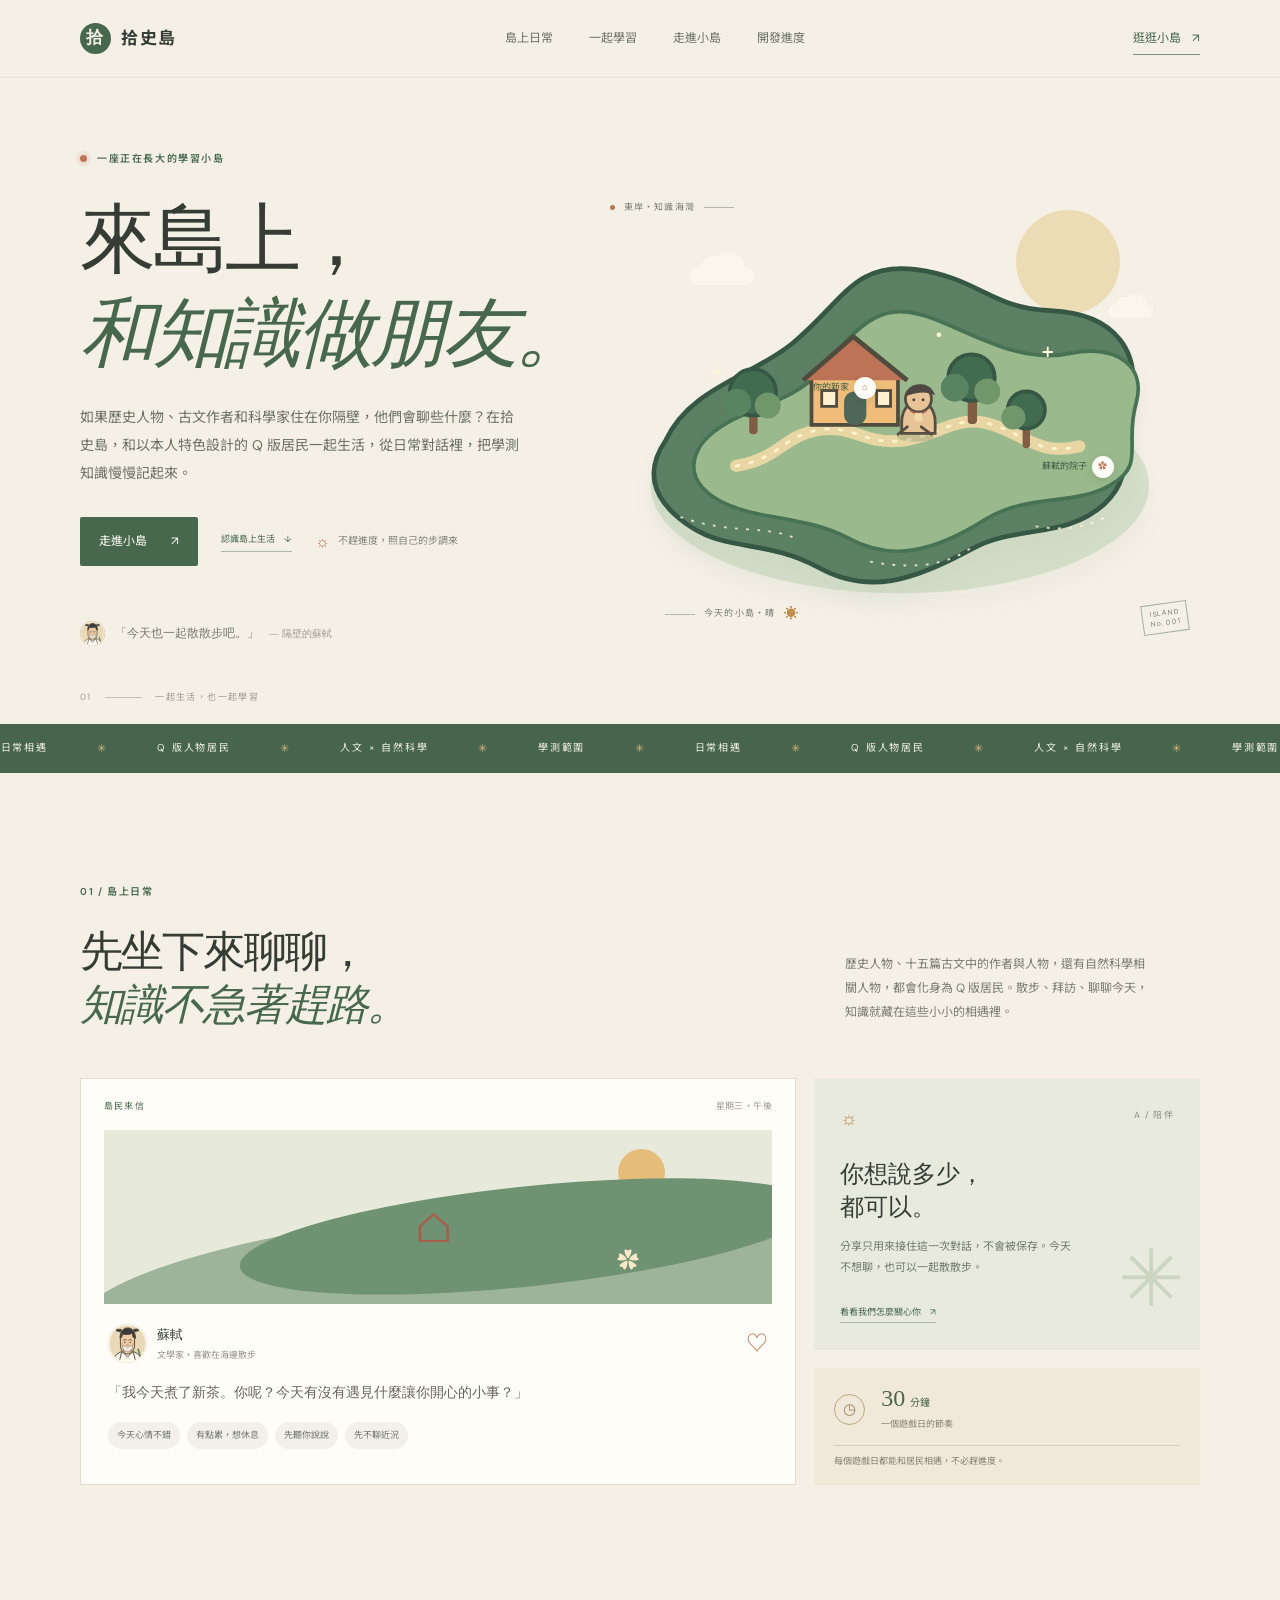
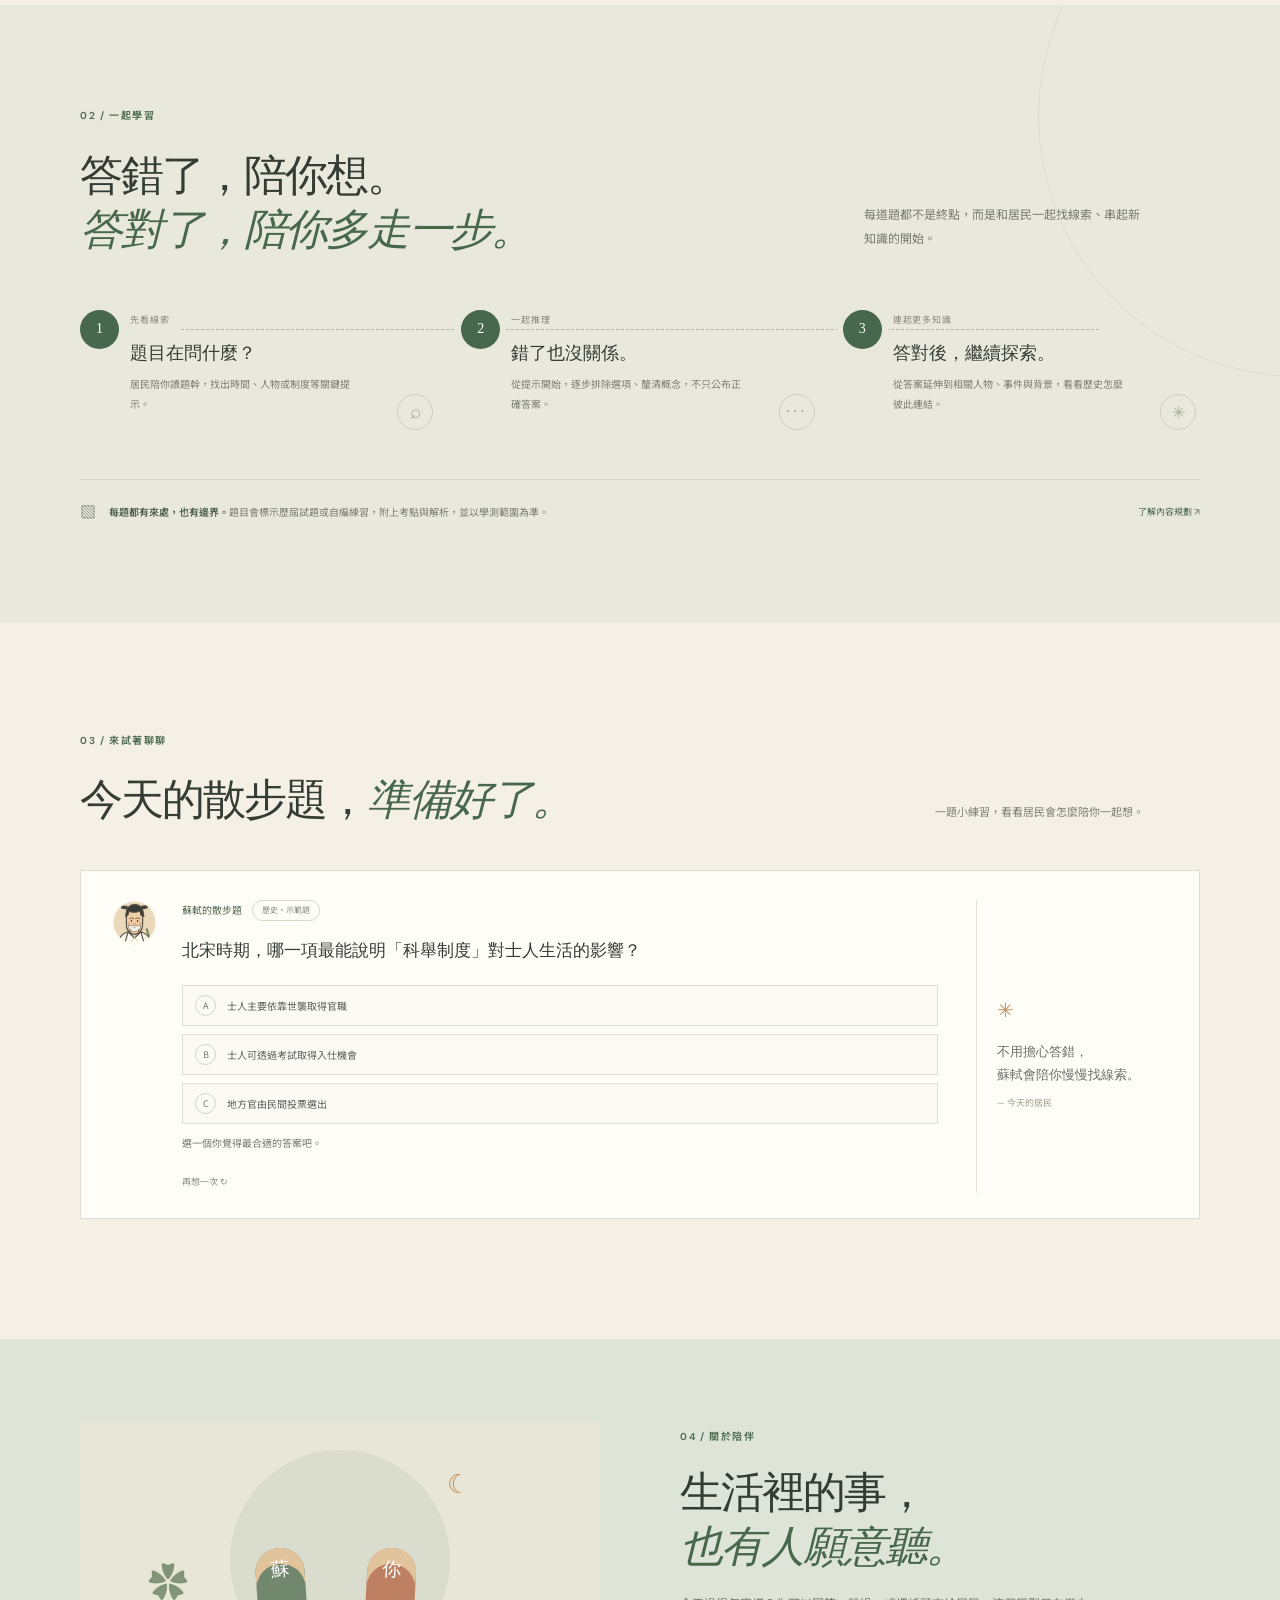
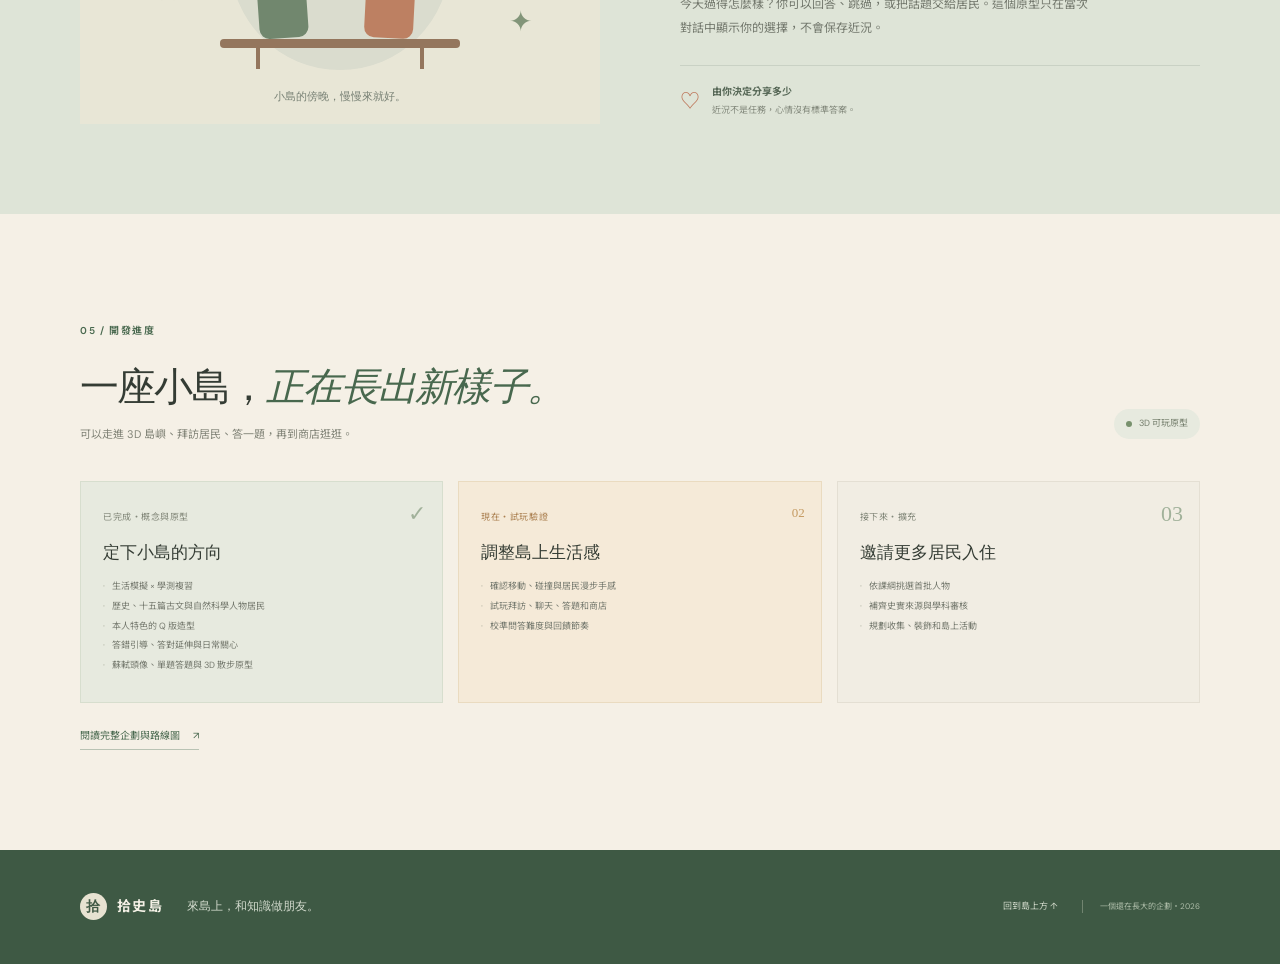
<file: index.html>
<!doctype html>
<html lang="zh-Hant">
  <head>
    <meta charset="utf-8" />
    <meta name="viewport" content="width=device-width, initial-scale=1" />
    <meta name="theme-color" content="#f5f0e6" />
    <meta name="description" content="一座和 Q 版學測人物一起生活、從聊天中學習人文與自然科學的島。" />
    <title>拾史島｜來島上，和歷史做朋友</title>
    <link rel="preconnect" href="https://fonts.googleapis.com" />
    <link rel="preconnect" href="https://fonts.gstatic.com" crossorigin />
    <link href="https://fonts.googleapis.com/css2?family=DM+Sans:wght@400;500;600;700&family=Noto+Sans+TC:wght@400;500;600;700;800&display=swap" rel="stylesheet" />
    <link rel="stylesheet" href="styles.css" />
    <script src="question-data.js" defer></script>
    <script src="script.js" defer></script>
  </head>
  <body>
    <header class="topbar">
      <a class="brand" href="#top" aria-label="拾史島首頁"><span class="brand-mark">拾</span><span>拾史島</span></a>
      <nav aria-label="主要導覽">
        <a href="#island">島上日常</a>
        <a href="#learn">一起學習</a>
        <a href="play.html">走進小島</a>
        <a href="#roadmap">開發進度</a>
      </nav>
      <a class="nav-cta" href="#try">逛逛小島 <span aria-hidden="true">↗</span></a>
    </header>

    <main id="top">
      <section class="hero section-wrap">
        <div class="hero-copy">
          <div class="eyebrow"><span class="eyebrow-dot"></span> 一座正在長大的學習小島</div>
          <h1>來島上，<br /><em>和知識做朋友。</em></h1>
          <p class="hero-lede">如果歷史人物、古文作者和科學家住在你隔壁，他們會聊些什麼？在拾史島，和以本人特色設計的 Q 版居民一起生活，從日常對話裡，把學測知識慢慢記起來。</p>
          <div class="hero-actions"><a class="button button-dark" href="play.html">走進小島 <span aria-hidden="true">↗</span></a><a class="text-link" href="#island">認識島上生活 <span aria-hidden="true">↓</span></a><span class="quiet-note"><span class="sun-icon">☼</span> 不趕進度，照自己的步調來</span></div>
          <div class="hero-footnote"><span class="tiny-avatar"><img src="assets/su-shi-chibi.svg" alt="蘇軾的 Q 版造型提案" /></span><span>「今天也一起散散步吧。」</span><span class="footnote-name">— 隔壁的蘇軾</span></div>
        </div>

        <div class="island-art" aria-label="手繪風格的島嶼插畫">
          <div class="art-label label-top"><span class="label-dot"></span> 東岸・知識海灣 <span class="label-line"></span></div>
          <div class="sun-disc"></div><div class="cloud cloud-one"></div><div class="cloud cloud-two"></div>
          <svg class="island-svg" viewBox="0 0 620 500" role="img" aria-label="綠意環繞的小島，島上有小屋、樹木和居民">
            <ellipse cx="318" cy="337" rx="268" ry="116" fill="#b5ccae" opacity=".48"/>
            <path d="M66 289c27-58 94-69 138-106 54-45 65-87 132-78 67 9 80 42 144 44 70 3 100 45 85 103-13 49 7 73-27 105-42 38-94 22-142 48-64 35-112 50-166 20-53-29-96-17-136-43-37-24-54-55-28-93Z" fill="#5c8064" stroke="#355743" stroke-width="5"/>
            <path d="M105 292c30-38 93-38 126-77 48-57 69-78 124-57 48 19 94 48 146 37 46-10 83 11 71 54-13 45 11 66-28 88-38 22-90 9-133 36-57 36-102 46-148 21-45-24-95-20-132-37-33-16-44-38-26-65Z" fill="#9ab98d" stroke="#477253" stroke-width="4"/>
            <path d="M142 316c48-8 50-33 91-39 34-5 47 16 86 12 38-4 57-27 92-19 39 9 53 36 100 25" fill="none" stroke="#e8d6a4" stroke-width="13" stroke-linecap="round"/>
            <path d="M142 316c48-8 50-33 91-39 34-5 47 16 86 12 38-4 57-27 92-19 39 9 53 36 100 25" fill="none" stroke="#fff3cc" stroke-width="3" stroke-dasharray="3 12" stroke-linecap="round"/>
            <g class="house"><path d="m223 223 45-38 48 38v49h-93Z" fill="#f0bd7b" stroke="#4f4b3d" stroke-width="4"/><path d="m214 224 54-47 58 47" fill="#bd7356" stroke="#4f4b3d" stroke-width="5" stroke-linejoin="round"/><rect x="258" y="236" width="24" height="36" rx="11" fill="#506758"/><rect x="234" y="235" width="16" height="17" fill="#fff1cf" stroke="#4f4b3d" stroke-width="3"/><rect x="293" y="235" width="15" height="17" fill="#fff1cf" stroke="#4f4b3d" stroke-width="3"/></g>
            <g class="tree"><rect x="156" y="247" width="9" height="35" rx="4" fill="#815d44"/><circle cx="160" cy="237" r="25" fill="#426c50" stroke="#355743" stroke-width="4"/><circle cx="143" cy="248" r="15" fill="#598461"/><circle cx="176" cy="251" r="14" fill="#72966b"/></g>
            <g class="tree"><rect x="391" y="233" width="10" height="38" rx="4" fill="#815d44"/><circle cx="395" cy="221" r="25" fill="#426c50" stroke="#355743" stroke-width="4"/><circle cx="377" cy="232" r="15" fill="#598461"/><circle cx="412" cy="236" r="14" fill="#72966b"/></g>
            <g class="tree"><rect x="450" y="266" width="8" height="31" rx="4" fill="#815d44"/><circle cx="454" cy="256" r="20" fill="#426c50" stroke="#355743" stroke-width="4"/><circle cx="440" cy="264" r="13" fill="#72966b"/></g>
            <g class="resident"><ellipse cx="335" cy="285" rx="20" ry="5" fill="#375741" opacity=".2"/><path d="M320 269c0-13 8-23 18-23s18 10 18 23v12h-36Z" fill="#e8c397" stroke="#564e43" stroke-width="3"/><circle cx="338" cy="244" r="14" fill="#e8c397" stroke="#564e43" stroke-width="3"/><path d="M324 241c2-13 25-20 32-1-10-5-20-3-32 1Z" fill="#4d4841"/><circle cx="333" cy="245" r="1.5" fill="#3c3834"/><circle cx="343" cy="245" r="1.5" fill="#3c3834"/><path d="M330 257q8 6 16 0" fill="none" stroke="#a86655" stroke-width="2" stroke-linecap="round"/><path d="M326 274 316 282m25-8 11 8" stroke="#564e43" stroke-width="3" stroke-linecap="round"/><path d="M334 268v-9h8v9" fill="#f1d9a6"/></g>
            <g class="sparkle" fill="#fff6d9"><path d="M122 209v13m-6.5-6.5h13" stroke="#fff6d9" stroke-width="2"/><path d="M477 188v11m-5.5-5.5h11" stroke="#fff6d9" stroke-width="2"/><circle cx="360" cy="175" r="2.5"/></g>
            <path d="M82 371c54 19 89 8 124 23m80 25c56 10 88 1 113-18m65-20c31 5 54 1 75-10" fill="none" stroke="#fff7e5" stroke-width="2" stroke-dasharray="3 9" opacity=".8"/>
          </svg>
          <div class="map-pin pin-one"><span>你的新家</span><i>⌂</i></div><div class="map-pin pin-two"><span>蘇軾的院子</span><i>✿</i></div>
          <div class="art-label label-bottom"><span class="label-line"></span> 今天的小島・晴 <span class="weather-icon">☀</span></div>
          <div class="art-stamp">ISLAND<br />No. 001</div>
        </div>
        <div class="hero-index">01 <span></span> 一起生活，也一起學習</div>
      </section>

      <section class="ticker" aria-label="遊戲特色"><div class="ticker-track"><span>日常相遇</span><b>✳</b><span>Q 版人物居民</span><b>✳</b><span>人文 × 自然科學</span><b>✳</b><span>學測範圍</span><b>✳</b><span>日常相遇</span><b>✳</b><span>Q 版人物居民</span><b>✳</b><span>人文 × 自然科學</span><b>✳</b><span>學測範圍</span></div></section>

      <section id="island" class="section-wrap daily-section">
        <div class="section-kicker">01 / 島上日常</div>
        <div class="section-heading"><h2>先坐下來聊聊，<br /><em>知識不急著趕路。</em></h2><p>歷史人物、十五篇古文中的作者與人物，還有自然科學相關人物，都會化身為 Q 版居民。散步、拜訪、聊聊今天，知識就藏在這些小小的相遇裡。</p></div>
        <div class="daily-grid">
          <article class="day-card card-large"><div class="card-topline"><span>島民來信</span><span class="card-date">星期三・午後</span></div><div class="letter-art"><div class="letter-sun"></div><div class="letter-hills"></div><div class="letter-house">⌂</div><div class="letter-flower">✿</div></div><div class="card-content"><div class="resident-label"><span class="portrait portrait-su"><img src="assets/su-shi-chibi.svg" alt="蘇軾的 Q 版造型提案" /></span><span><strong>蘇軾</strong><small>文學家・喜歡在海邊散步</small></span><span class="heart-mark">♡</span></div><p class="daily-dialogue" aria-live="polite">「我今天煮了新茶。你呢？今天有沒有遇見什麼讓你開心的小事？」</p><div class="reply-chips" role="group" aria-label="選擇回應"><button type="button" data-response="happy">今天心情不錯</button><button type="button" data-response="tired">有點累，想休息</button><button type="button" data-response="listen">先聽你說說</button><button type="button" data-response="skip">先不聊近況</button></div></div></article>
          <article class="note-card"><span class="note-icon">☼</span><div class="note-number">A / 陪伴</div><h3>你想說多少，<br />都可以。</h3><p>分享只用來接住這一次對話，不會被保存。今天不想聊，也可以一起散散步。</p><a href="#care" class="text-link">看看我們怎麼關心你 <span>↗</span></a><div class="note-decoration">✳</div></article>
          <article class="mini-stat"><span class="mini-stat-icon">◷</span><div><strong>30<span>分鐘</span></strong><p>一個遊戲日的節奏</p></div><span class="mini-stat-line"></span><small>每個遊戲日都能和居民相遇，不必趕進度。</small></article>
        </div>
      </section>

      <section id="learn" class="learn-section">
        <div class="section-wrap learn-wrap"><div class="section-kicker">02 / 一起學習</div><div class="learn-heading"><h2>答錯了，陪你想。<br /><em>答對了，陪你多走一步。</em></h2><p>每道題都不是終點，而是和居民一起找線索、串起新知識的開始。</p></div>
          <div class="learning-path"><div class="path-line"></div><article class="path-step"><div class="step-count">1</div><div class="step-copy"><span>先看線索</span><h3>題目在問什麼？</h3><p>居民陪你讀題幹，找出時間、人物或制度等關鍵提示。</p></div><div class="step-doodle doodle-search">⌕</div></article><article class="path-step"><div class="step-count">2</div><div class="step-copy"><span>一起推理</span><h3>錯了也沒關係。</h3><p>從提示開始，逐步排除選項、釐清概念，不只公布正確答案。</p></div><div class="step-doodle doodle-thought">···</div></article><article class="path-step"><div class="step-count">3</div><div class="step-copy"><span>連起更多知識</span><h3>答對後，繼續探索。</h3><p>從答案延伸到相關人物、事件與背景，看看歷史怎麼彼此連結。</p></div><div class="step-doodle doodle-star">✳</div></article></div>
          <div class="scope-note"><span>▧</span><p><strong>每題都有來處，也有邊界。</strong>題目會標示歷屆試題或自編練習，附上考點與解析，並以學測範圍為準。</p><a href="#roadmap">了解內容規劃 ↗</a></div>
        </div>
      </section>

      <section id="try" class="section-wrap try-section"><div class="section-kicker">03 / 來試著聊聊</div><div class="try-heading"><h2>今天的散步題，<em>準備好了。</em></h2><p>一題小練習，看看居民會怎麼陪你一起想。</p></div><div class="quiz-shell"><div class="quiz-avatar portrait-su"><img src="assets/su-shi-chibi.svg" alt="蘇軾的 Q 版造型提案" /></div><div class="quiz-main"><div class="quiz-meta"><span>蘇軾的散步題</span><span class="quiz-tag">歷史・示範題</span></div><p class="quiz-question">北宋時期，哪一項最能說明「科舉制度」對士人生活的影響？</p><div class="quiz-options" role="group" aria-label="選擇答案"><button class="quiz-option" data-answer="a"><span>A</span> 士人主要依靠世襲取得官職</button><button class="quiz-option" data-answer="b"><span>B</span> 士人可透過考試取得入仕機會</button><button class="quiz-option" data-answer="c"><span>C</span> 地方官由民間投票選出</button></div><div class="quiz-feedback" aria-live="polite">選一個你覺得最合適的答案吧。</div><button class="show-solution" type="button" aria-expanded="false" hidden>看看完整解題思路 ↗</button><button class="reset-quiz" type="button">再想一次 ↻</button></div><div class="quiz-aside"><span class="aside-sparkle">✳</span><p>不用擔心答錯，<br />蘇軾會陪你慢慢找線索。</p><span class="aside-sign">— 今天的居民</span></div></div></section>

      <section id="care" class="care-section"><div class="section-wrap care-wrap"><div class="care-illustration"><div class="care-circle"></div><span class="care-moon">☾</span><div class="care-person person-one"><span>蘇</span></div><div class="care-person person-two"><span>你</span></div><div class="care-bench"></div><span class="care-leaf leaf-one">✿</span><span class="care-leaf leaf-two">✦</span><div class="care-caption">小島的傍晚，慢慢來就好。</div></div><div class="care-copy"><div class="section-kicker">04 / 關於陪伴</div><h2>生活裡的事，<br /><em>也有人願意聽。</em></h2><p>今天過得怎麼樣？你可以回答、跳過，或把話題交給居民。這個原型只在當次對話中顯示你的選擇，不會保存近況。</p><div class="care-promise"><span>♡</span><div><strong>由你決定分享多少</strong><small>近況不是任務，心情沒有標準答案。</small></div></div></div></div></section>

      <section id="roadmap" class="section-wrap roadmap-section"><div class="section-kicker">05 / 開發進度</div><div class="roadmap-heading"><div><h2>一座小島，<em>正在長出新樣子。</em></h2><p>可以走進 3D 島嶼、拜訪居民、答一題，再到商店逛逛。</p></div><span class="status-pill"><i></i> 3D 可玩原型</span></div><div class="roadmap-grid"><article class="roadmap-card done"><span class="roadmap-status">已完成・概念與原型</span><h3>定下小島的方向</h3><ul><li>生活模擬 × 學測複習</li><li>歷史、十五篇古文與自然科學人物居民</li><li>本人特色的 Q 版造型</li><li>答錯引導、答對延伸與日常關心</li><li>蘇軾頭像、單題答題與 3D 散步原型</li></ul><span class="roadmap-check">✓</span></article><article class="roadmap-card current"><span class="roadmap-status">現在・試玩驗證</span><h3>調整島上生活感</h3><ul><li>確認移動、碰撞與居民漫步手感</li><li>試玩拜訪、聊天、答題和商店</li><li>校準問答難度與回饋節奏</li></ul><span class="roadmap-check">02</span></article><article class="roadmap-card"><span class="roadmap-status">接下來・擴充</span><h3>邀請更多居民入住</h3><ul><li>依課綱挑選首批人物</li><li>補齊史實來源與學科審核</li><li>規劃收集、裝飾和島上活動</li></ul><span class="roadmap-check">03</span></article></div><a class="plan-link" href="knowledge/plan.md">閱讀完整企劃與路線圖 <span>↗</span></a></section>
    </main>

    <footer class="footer"><div class="section-wrap footer-inner"><a class="brand footer-brand" href="#top"><span class="brand-mark">拾</span><span>拾史島</span></a><p>來島上，和知識做朋友。</p><a href="#top" class="back-top">回到島上方 ↑</a><span class="footer-small">一個還在長大的企劃・2026</span></div></footer>
  </body>
</html>
</file>
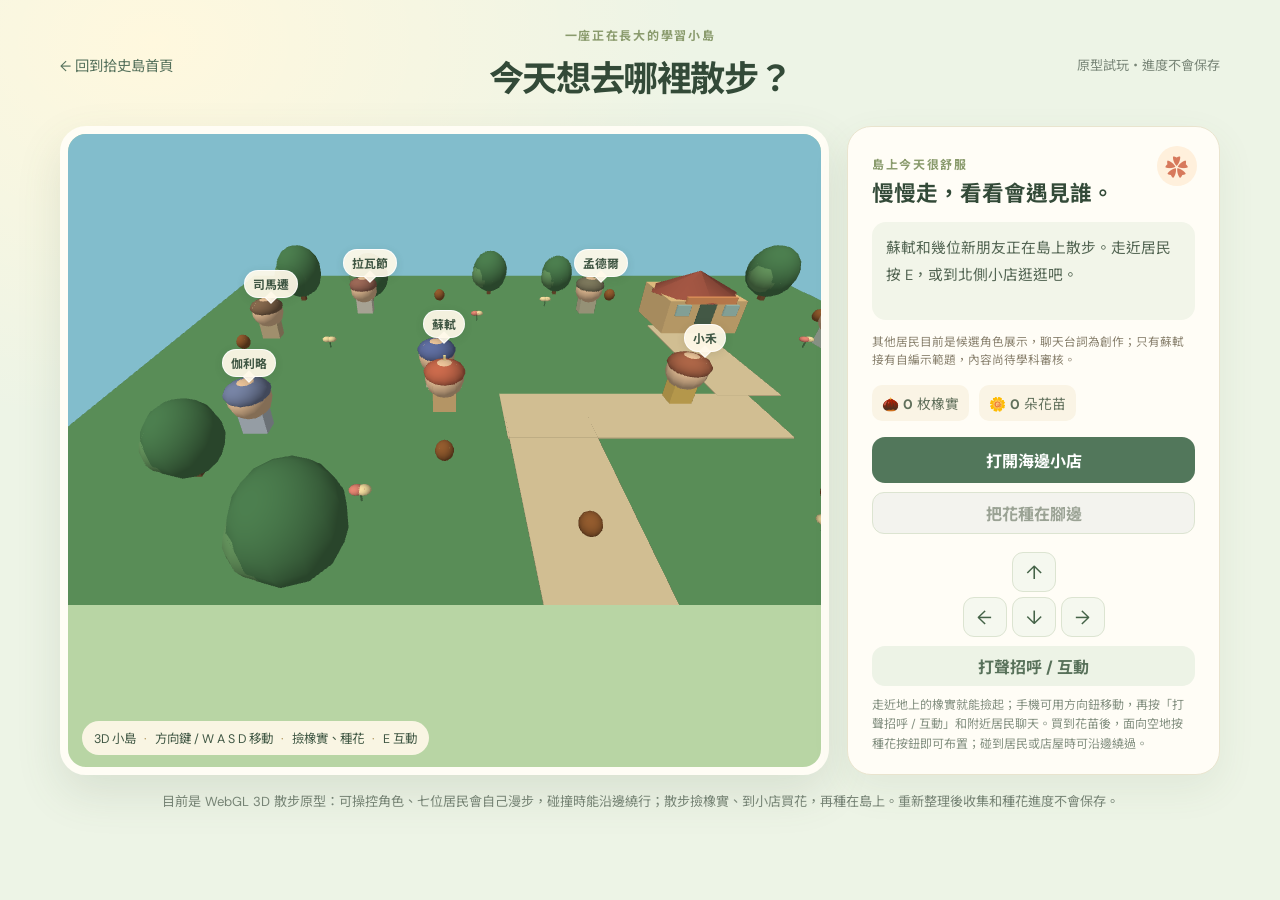
<file: play.html>
<!doctype html>
<html lang="zh-Hant">
  <head>
    <meta charset="utf-8" />
    <meta name="viewport" content="width=device-width, initial-scale=1" />
    <meta name="theme-color" content="#edf4e6" />
    <meta name="description" content="走進拾史島，散步、拜訪居民，再到小店逛逛。" />
    <title>走進小島｜拾史島</title>
    <link rel="stylesheet" href="island-game.css" />
    <script src="question-data.js" defer></script>
    <script src="island-game.js" defer></script>
  </head>
  <body>
    <main class="game-page">
      <header class="game-header">
        <a class="back-link" href="index.html">← 回到拾史島首頁</a>
        <div><p class="eyebrow">一座正在長大的學習小島</p><h1>今天想去哪裡散步？</h1></div>
        <p class="game-note">原型試玩・進度不會保存</p>
      </header>

      <section class="game-layout" aria-label="小島散步遊戲原型">
        <div class="world-frame">
          <canvas id="island" width="800" height="500" tabindex="0" aria-label="3D 小島場景。用方向鍵或 W A S D 移動，碰到居民或商店會停下；走近後按 E 互動。">
            你的瀏覽器目前無法顯示 3D 小島。你仍可以使用下方的商店按鈕。
          </canvas>
          <div id="world-labels" class="world-labels" aria-hidden="true"></div>
          <div class="map-hint" aria-hidden="true">3D 小島 <span>·</span> 方向鍵 / W A S D 移動 <span>·</span> 撿橡實、種花 <span>·</span> E 互動</div>
        </div>
        <aside class="game-panel">
          <div class="resident-stamp" aria-hidden="true">✿</div>
          <p class="panel-kicker">島上今天很舒服</p>
          <h2>慢慢走，看看會遇見誰。</h2>
          <p id="game-message" class="game-message" aria-live="polite">蘇軾和幾位新朋友正在島上散步。走近居民按 E，或到北側小店逛逛吧。</p>
          <p class="prototype-note">其他居民目前是候選角色展示，聊天台詞為創作；只有蘇軾接有自編示範題，內容尚待學科審核。</p>
          <section id="resident-quiz" class="resident-quiz" aria-label="蘇軾的歷史散步題" hidden>
            <div class="quiz-heading"><strong>蘇軾的散步題</strong><span>歷史・自編示範題</span></div>
            <p id="resident-question" class="resident-question"></p>
            <div id="resident-options" class="resident-options" role="group" aria-label="選擇答案"></div>
            <p id="resident-feedback" class="resident-feedback" aria-live="polite">選一個你覺得最合適的答案吧。</p>
            <button id="resident-solution" class="resident-solution" type="button" aria-expanded="false" hidden>看看完整解題思路 ↗</button>
            <div class="quiz-actions"><button id="resident-reset" type="button" hidden>再想一次 ↻</button><button id="resident-close" type="button">先回去散步</button></div>
          </section>
          <div class="game-stats"><span>🌰 <b id="coins">0</b> 枚橡實</span><span>🌼 <b id="flowers">0</b> 朵花苗</span></div>
          <button id="shop-button" class="shop-button" type="button">打開海邊小店</button>
          <div id="shop-items" class="shop-items" hidden>
            <p>店主今天準備了小花種子，每朵 5 枚橡實。</p>
            <button id="buy-flower" type="button">買一朵小花・🌰 5</button>
          </div>
          <button id="plant-flower" class="plant-button" type="button" disabled>把花種在腳邊</button>
          <div class="touch-controls" aria-label="觸控移動控制">
            <button type="button" data-move="up" aria-label="向上移動">↑</button>
            <div><button type="button" data-move="left" aria-label="向左移動">←</button><button type="button" data-move="down" aria-label="向下移動">↓</button><button type="button" data-move="right" aria-label="向右移動">→</button></div>
          </div>
          <button id="interact-button" class="interact-button" type="button">打聲招呼 / 互動</button>
          <p class="control-note">走近地上的橡實就能撿起；手機可用方向鈕移動，再按「打聲招呼 / 互動」和附近居民聊天。買到花苗後，面向空地按種花按鈕即可布置；碰到居民或店屋時可沿邊繞過。</p>
        </aside>
      </section>
      <footer class="game-footer">目前是 WebGL 3D 散步原型：可操控角色、七位居民會自己漫步，碰撞時能沿邊繞行；散步撿橡實、到小店買花，再種在島上。重新整理後收集和種花進度不會保存。</footer>
    </main>
  </body>
</html>
</file>
<file: styles.css>
:root{--paper:#f5f0e6;--paper-deep:#e9e2d4;--ink:#343c34;--muted:#777c70;--green:#48684e;--green-dark:#354d3b;--green-soft:#dce6d8;--rust:#bd7356;--gold:#d7ad71;--line:#d9d3c5;--white:#fffdf7;--serif:Georgia,"Noto Serif TC",serif}*{box-sizing:border-box}html{scroll-behavior:smooth}body{margin:0;background:var(--paper);color:var(--ink);font-family:"DM Sans","Noto Sans TC",sans-serif;font-size:15px;line-height:1.7}a{color:inherit;text-decoration:none}.section-wrap{width:min(1120px,calc(100% - 72px));margin-inline:auto}.topbar{height:78px;padding:0 max(36px,calc((100vw - 1120px)/2));display:flex;align-items:center;justify-content:space-between;border-bottom:1px solid rgba(90,99,80,.12);position:relative;z-index:2}.brand{display:inline-flex;align-items:center;gap:10px;font-size:17px;font-weight:700;letter-spacing:.1em}.brand-mark{display:grid;place-items:center;width:31px;height:31px;background:var(--green);color:var(--paper);border-radius:50%;font-family:var(--serif);font-size:17px}.topbar nav{display:flex;gap:36px;font-size:12px;color:#6d7268}.topbar nav a:hover,.text-link:hover{color:var(--rust)}.nav-cta{font-size:12px;color:var(--green);border-bottom:1px solid #82927e;padding:6px 0}.nav-cta span{padding-left:8px}.hero{min-height:600px;padding:72px 0 65px;display:grid;grid-template-columns:.92fr 1.08fr;align-items:center;position:relative}.hero-copy{padding-bottom:13px;position:relative;z-index:1}.eyebrow,.section-kicker{font-size:10px;letter-spacing:.16em;text-transform:uppercase;color:var(--green);font-weight:600}.eyebrow{display:flex;align-items:center;gap:10px;margin-bottom:25px}.eyebrow-dot{width:7px;height:7px;background:var(--rust);border-radius:50%;box-shadow:0 0 0 4px #bd73561b}.hero h1,.section-heading h2,.learn-heading h2,.try-heading h2,.care-copy h2,.roadmap-heading h2{font-family:var(--serif);font-weight:500;line-height:1.24;letter-spacing:-.045em}.hero h1{font-size:clamp(48px,6.2vw,76px);margin:0 0 23px}.hero h1 em,.section-heading h2 em,.learn-heading h2 em,.try-heading h2 em,.care-copy h2 em,.roadmap-heading h2 em{font-weight:400;color:var(--green);font-style:italic}.hero-lede{max-width:440px;color:#6c7168;line-height:2;font-size:14px;margin:0 0 30px}.hero-actions{display:flex;align-items:center;gap:23px}.button{display:inline-flex;align-items:center;gap:24px;border-radius:2px;padding:14px 19px;font-size:12px}.button-dark{background:var(--green);color:#fffdf6}.button-dark:hover{background:var(--green-dark)}.quiet-note{color:#83867c;font-size:10px}.sun-icon{font-size:16px;color:var(--rust);vertical-align:middle;padding-right:5px}.hero-footnote{margin-top:55px;display:flex;align-items:center;gap:10px;font-family:var(--serif);font-size:12px;color:#74786d}.tiny-avatar,.portrait{display:grid;place-items:center;flex:none;border-radius:50%;font-family:var(--serif)}.tiny-avatar{width:25px;height:25px;background:#d2b085;color:#fff;font-size:12px}.footnote-name{color:#9b9a8e;font-size:10px}.island-art{height:465px;position:relative;margin-left:-10px}.island-svg{width:100%;height:100%;overflow:visible;position:absolute;inset:0;filter:drop-shadow(0 17px 8px #587d5b18)}.sun-disc{position:absolute;width:104px;height:104px;right:13%;top:38px;border-radius:50%;background:#ebd8ad;opacity:.82}.cloud{position:absolute;width:64px;height:18px;background:#fffaf0;border-radius:20px;opacity:.68}.cloud:before,.cloud:after{content:"";position:absolute;background:inherit;border-radius:50%}.cloud:before{width:24px;height:24px;left:11px;top:-11px}.cloud:after{width:31px;height:29px;right:10px;top:-15px}.cloud-one{top:95px;left:17%}.cloud-two{top:130px;right:6%;transform:scale(.7)}.art-label{position:absolute;z-index:1;color:#797f71;font-size:9px;letter-spacing:.13em;display:flex;align-items:center;gap:9px}.label-top{top:28px;left:4%}.label-bottom{bottom:11px;left:13%}.label-line{width:30px;height:1px;background:#b4b6a7}.label-dot{width:5px;height:5px;border-radius:50%;background:var(--rust)}.weather-icon{font-size:14px;color:#c38d4d}.map-pin{position:absolute;z-index:1;display:flex;align-items:center;gap:5px;color:#405d45;font-size:9px}.map-pin i{display:grid;place-items:center;width:22px;height:22px;border-radius:50%;background:var(--white);box-shadow:0 3px 10px #334f3522;color:var(--rust);font-style:normal}.pin-one{left:37%;top:44%}.pin-two{right:14%;top:61%}.art-stamp{position:absolute;bottom:4px;right:2%;border:1px solid #a3af9c;color:#72816e;font-size:7px;line-height:1.4;padding:4px 7px;letter-spacing:.12em;transform:rotate(-8deg)}.hero-index{position:absolute;left:0;bottom:19px;color:#a09e91;letter-spacing:.15em;font-size:9px}.hero-index span{display:inline-block;width:37px;height:1px;background:#c5c1b3;vertical-align:middle;margin:0 10px}.ticker{overflow:hidden;background:#47654d;color:#f1efdf;height:49px;display:flex;align-items:center}.ticker-track{display:flex;justify-content:space-around;gap:48px;white-space:nowrap;width:100%;font-size:10px;letter-spacing:.18em}.ticker b{font-size:11px;color:#d8b67d;font-weight:400}.daily-section{padding-top:110px;padding-bottom:120px}.section-heading{display:flex;align-items:flex-end;justify-content:space-between;margin:25px 0 47px}.section-heading h2,.learn-heading h2,.try-heading h2,.care-copy h2,.roadmap-heading h2{font-size:43px;margin:0}.section-heading>p{max-width:310px;margin:0 4% 7px 25px;color:#7b7d72;font-size:12px;line-height:2}.daily-grid{display:grid;grid-template-columns:1.3fr .7fr;grid-template-rows:auto auto;gap:18px}.day-card{background:var(--white);border:1px solid #e1dccf;padding:20px 23px 22px;grid-row:span 2;position:relative}.card-topline{display:flex;justify-content:space-between;color:var(--green);font-size:9px;letter-spacing:.13em}.card-date{color:#a09e91;letter-spacing:.05em}.letter-art{height:174px;background:#e7eadb;position:relative;overflow:hidden;margin:15px 0 20px}.letter-sun{position:absolute;right:16%;top:19px;width:47px;height:47px;background:#e6bd78;border-radius:50%}.letter-hills{position:absolute;left:-4%;right:-4%;bottom:-56px;height:147px;background:#9eb49a;border-radius:50% 46% 0 0;transform:rotate(-6deg)}.letter-hills:after{content:"";position:absolute;background:#6f9272;width:80%;height:100px;right:-3%;top:-17px;border-radius:50%}.letter-house{position:absolute;z-index:1;left:47%;bottom:35px;font-size:52px;color:#a75f4b;transform:scaleX(1.3)}.letter-flower{position:absolute;z-index:1;right:20%;bottom:24px;color:#f7e9c9;font-size:22px}.card-content{padding:0 4px}.resident-label{display:flex;align-items:center;gap:10px}.portrait{width:39px;height:39px;font-size:16px;background:#d3b589;color:#fffdf5;box-shadow:inset 0 0 0 2px #fffdf5}.resident-label strong,.resident-label small{display:block}.resident-label strong{font-family:var(--serif);font-size:13px;font-weight:500}.resident-label small{font-size:9px;color:#949588;margin-top:2px}.heart-mark{margin-left:auto;color:#bd7356;font-size:22px}.card-content>p{font-family:var(--serif);font-size:14px;line-height:1.9;color:#64675e;margin:17px 0 15px}.reply-chips{display:flex;gap:7px;flex-wrap:wrap}.reply-chips span{padding:6px 9px;background:#f2f0e8;border-radius:20px;color:#73776e;font-size:9px}.note-card{background:#e7eadd;padding:25px 26px 27px;position:relative;overflow:hidden;min-height:255px}.note-icon{font-size:19px;color:#ba8751}.note-number{font-size:9px;letter-spacing:.14em;color:#8c907f;float:right;margin-top:5px}.note-card h3{font:500 24px/1.4 var(--serif);margin:22px 0 11px}.note-card p{font-size:11px;line-height:1.9;color:#757a6d;max-width:235px;margin:0 0 20px}.text-link{font-size:9px;color:var(--green);border-bottom:1px solid #aeb9a9;padding-bottom:4px}.text-link span{margin-left:7px}.note-decoration{position:absolute;right:16px;bottom:3px;font-size:79px;color:#ccd5c2;font-family:var(--serif)}.mini-stat{padding:17px 20px 16px;background:#f0e9d9;display:grid;grid-template-columns:35px 1fr;align-items:center;column-gap:12px;position:relative}.mini-stat-icon{width:31px;height:31px;display:grid;place-items:center;border-radius:50%;border:1px solid #bba77e;color:#9b8257}.mini-stat strong{font:500 24px var(--serif);color:#4e6550}.mini-stat strong span{font:400 10px "Noto Sans TC",sans-serif;margin-left:5px}.mini-stat p{font-size:9px;color:#858578;margin:2px 0}.mini-stat-line{grid-column:1/3;height:1px;background:#d8d0bc;margin:11px 0 8px}.mini-stat small{grid-column:1/3;color:#848476;font-size:9px}.learn-section{background:#e9e8dc;padding:102px 0 97px;position:relative;overflow:hidden}.learn-section:before{content:"";position:absolute;width:520px;height:520px;border:1px solid #daddcd;border-radius:50%;right:-280px;top:-150px}.learn-heading{display:flex;align-items:flex-end;justify-content:space-between;margin:25px 0 54px}.learn-heading>p{max-width:280px;margin:0 5% 5px 30px;color:#787c70;font-size:12px;line-height:2}.learning-path{display:grid;grid-template-columns:repeat(3,1fr);position:relative;gap:24px}.path-line{position:absolute;left:9%;right:9%;top:19px;border-top:1px dashed #aeb5a4}.path-step{position:relative;padding:0 17px 10px 0;display:grid;grid-template-columns:40px 1fr;gap:10px}.step-count{width:39px;height:39px;background:var(--green);color:#fff;border-radius:50%;display:grid;place-items:center;font:14px var(--serif);box-shadow:0 0 0 6px #e9e8dc;z-index:1}.step-copy span{display:block;font-size:9px;color:#888c7b;letter-spacing:.1em;margin:3px 0 13px}.step-copy h3{font:500 18px var(--serif);margin:0 0 10px}.step-copy p{font-size:10px;color:#7d8074;line-height:1.95;max-width:230px;margin:0}.step-doodle{position:absolute;right:4px;bottom:-6px;width:36px;height:36px;color:#a0ad97;display:grid;place-items:center;border:1px solid #c8d0c0;border-radius:50%;font:19px var(--serif)}.doodle-thought{font-size:17px;letter-spacing:3px}.doodle-star{font-size:16px}.scope-note{margin-top:55px;border-top:1px solid #d4d7c7;padding:19px 0 0;display:flex;align-items:center;gap:13px}.scope-note>span{color:#72836f;font-size:16px}.scope-note p{flex:1;margin:0;color:#797e72;font-size:10px}.scope-note p strong{color:#4d604f;font-weight:600}.scope-note>a{font-size:9px;color:var(--green);white-space:nowrap}.try-section{padding-top:109px;padding-bottom:120px}.try-heading{display:flex;justify-content:space-between;align-items:flex-end;margin:24px 0 43px}.try-heading>p{font-size:11px;color:#7e8176;margin:0 5% 5px 20px}.quiz-shell{display:grid;grid-template-columns:54px 1fr 192px;gap:16px;background:var(--white);border:1px solid #e1dccf;padding:29px 31px 25px;position:relative}.quiz-avatar{width:45px;height:45px}.quiz-main{padding-right:22px}.quiz-meta{display:flex;align-items:center;gap:10px;color:#536a53;font-size:10px}.quiz-tag{border:1px solid #d8d8c9;color:#8a8d80;border-radius:20px;padding:3px 9px;font-size:8px}.quiz-question{font:500 17px/1.8 var(--serif);margin:15px 0 18px}.quiz-options{display:grid;grid-template-columns:1fr;gap:8px}.quiz-option{display:flex;align-items:center;gap:11px;text-align:left;border:1px solid #e2dfd4;background:#fbfaf5;color:#60655b;font:10px "Noto Sans TC",sans-serif;padding:9px 12px;cursor:pointer;transition:background .2s,border-color .2s}.quiz-option:hover{border-color:#91a18e;background:#f5f6ef}.quiz-option>span{display:grid;place-items:center;width:21px;height:21px;border:1px solid #d5d4c9;border-radius:50%;font-size:9px;color:#747a6c}.quiz-option.correct{border-color:#6e9272;background:#edf3ea}.quiz-option.correct>span{background:#6e9272;color:white;border-color:#6e9272}.quiz-option.incorrect{border-color:#c88970;background:#fbefea}.quiz-option.incorrect>span{background:#c88970;color:white;border-color:#c88970}.quiz-feedback{min-height:44px;padding:11px 0 3px;color:#777c71;font-size:10px;line-height:1.8}.quiz-feedback.is-correct{color:#4e7755}.quiz-feedback.is-incorrect{color:#a4614c}.reset-quiz{border:0;background:none;color:#8c8d80;font:9px "Noto Sans TC",sans-serif;padding:4px 0;cursor:pointer}.reset-quiz:hover{color:var(--green)}.quiz-aside{border-left:1px solid #e6e1d6;padding:11px 0 0 20px;display:flex;flex-direction:column;justify-content:center}.aside-sparkle{font-size:20px;color:#bd9560}.quiz-aside p{font:13px/1.8 var(--serif);color:#6a7065;margin:13px 0 10px}.aside-sign{font-size:9px;color:#a1a092}.care-section{background:#dee4d7;padding:83px 0 90px}.care-wrap{display:grid;grid-template-columns:1fr 1fr;align-items:center;gap:80px}.care-illustration{height:302px;background:#e8e6d6;position:relative;overflow:hidden}.care-circle{position:absolute;width:220px;height:220px;top:28px;left:calc(50% - 110px);border-radius:50%;background:#dadcce}.care-moon{position:absolute;top:40px;right:25%;font-size:26px;color:#c08e58}.care-bench{position:absolute;z-index:2;bottom:76px;left:27%;width:46%;height:9px;background:#94765d;border-radius:4px}.care-bench:after{content:"";position:absolute;left:15%;right:15%;top:8px;height:22px;border-left:4px solid #94765d;border-right:4px solid #94765d}.care-person{position:absolute;z-index:2;bottom:86px;width:49px;height:90px;border-radius:24px 24px 10px 10px;background:#71876e;text-align:center;padding-top:8px;color:#fff;font:19px var(--serif);box-shadow:inset 0 16px #e2c49c}.person-one{left:34%;transform:rotate(-4deg)}.person-two{left:55%;background:#bd8062;transform:rotate(3deg)}.care-leaf{position:absolute;color:#829579}.leaf-one{left:13%;top:42%;font-size:40px}.leaf-two{right:13%;bottom:26%;font-size:28px}.care-caption{position:absolute;bottom:20px;left:0;right:0;text-align:center;font:11px var(--serif);color:#788175}.care-copy h2{margin:21px 0 19px}.care-copy>p{font-size:12px;line-height:2;color:#74796e;max-width:410px}.care-promise{display:flex;gap:12px;align-items:center;border-top:1px solid #c9d1c4;margin-top:25px;padding-top:17px}.care-promise>span{font-size:20px;color:var(--rust)}.care-promise strong,.care-promise small{display:block}.care-promise strong{font-size:10px;color:#576857}.care-promise small{font-size:9px;color:#848a7d;margin-top:3px}.roadmap-section{padding-top:108px;padding-bottom:100px}.roadmap-heading{display:flex;align-items:flex-end;justify-content:space-between;margin:24px 0 37px}.roadmap-heading h2{font-size:39px}.roadmap-heading p{margin:13px 0 0;color:#828478;font-size:11px}.status-pill{display:flex;align-items:center;gap:7px;color:#747e6c;background:#e7eadf;border-radius:30px;padding:7px 12px;font-size:9px;margin-bottom:5px}.status-pill i{width:6px;height:6px;border-radius:50%;background:#78916d}.roadmap-grid{display:grid;grid-template-columns:repeat(3,1fr);gap:15px}.roadmap-card{min-height:222px;position:relative;padding:21px 22px;background:#f1ede3;border:1px solid #e4dfd3}.roadmap-card.done{background:#e7eadf;border-color:#d7dece}.roadmap-card.current{background:#f5ead8;border-color:#eadbc0}.roadmap-status{font-size:9px;color:#83887a;letter-spacing:.06em}.roadmap-card.current .roadmap-status{color:#ab8051}.roadmap-card h3{font:500 17px var(--serif);margin:13px 0 13px}.roadmap-card ul{list-style:none;margin:0;padding:0;color:#777b70;font-size:9px;line-height:2.2}.roadmap-card li:before{content:"·";padding-right:7px;color:#9ca18f}.roadmap-check{position:absolute;top:13px;right:16px;color:#a1b19a;font-size:22px;font-family:var(--serif)}.roadmap-card.current .roadmap-check{font-size:13px;color:#c49a61;top:20px}.plan-link{display:inline-block;margin-top:24px;color:var(--green);font-size:10px;border-bottom:1px solid #b9c3b4;padding-bottom:5px}.plan-link span{padding-left:10px}.footer{background:#3e5944;color:#f3f0e5}.footer-inner{min-height:114px;display:flex;align-items:center;gap:24px}.footer-brand{font-size:14px}.footer-brand .brand-mark{background:#e7e2d1;color:#425a46;width:27px;height:27px;font-size:14px}.footer-inner>p{font:12px var(--serif);color:#d1d9cc}.back-top{margin-left:auto;font-size:9px;color:#d2dacb}.footer-small{font-size:8px;color:#aebda9;border-left:1px solid #718470;padding-left:17px}@media(max-width:800px){.section-wrap{width:min(100% - 42px,620px)}.topbar{padding:0 21px;height:68px}.topbar nav{gap:16px}.topbar nav a{font-size:10px}.nav-cta{display:none}.hero{grid-template-columns:1fr;padding:63px 0 44px;min-height:0}.hero-copy{padding:0}.hero h1{font-size:60px}.hero-lede{max-width:520px}.hero-footnote{margin-top:34px}.island-art{height:min(76vw,420px);margin:15px -8px 0}.hero-index{bottom:6px}.daily-section,.try-section{padding-top:80px;padding-bottom:82px}.section-heading,.learn-heading,.try-heading{display:block}.section-heading>p,.learn-heading>p,.try-heading>p{margin:16px 0 0;max-width:470px}.section-heading h2,.learn-heading h2,.try-heading h2,.care-copy h2{font-size:37px}.daily-grid{grid-template-columns:1fr 1fr}.day-card{grid-row:auto;grid-column:1/3}.letter-art{height:155px}.note-card{min-height:240px}.mini-stat{display:flex;flex-wrap:wrap;gap:10px}.mini-stat-line{flex-basis:100%;margin:5px 0}.mini-stat small{flex-basis:100%}.learn-section{padding:78px 0}.learning-path{gap:10px}.path-step{grid-template-columns:35px 1fr;gap:8px;padding-right:5px}.step-count{width:34px;height:34px}.step-copy h3{font-size:15px}.step-copy p{font-size:9px}.path-line{top:16px}.step-doodle{display:none}.scope-note{align-items:flex-start;flex-wrap:wrap}.scope-note p{flex-basis:calc(100% - 38px)}.scope-note>a{margin-left:33px}.quiz-shell{grid-template-columns:45px 1fr;gap:11px;padding:23px 19px}.quiz-aside{grid-column:2;border-left:0;border-top:1px solid #e6e1d6;padding:13px 0 0;display:block}.quiz-aside p{display:inline-block;margin:0 9px;font-size:11px}.aside-sign{display:inline-block}.quiz-main{padding:0}.care-wrap{grid-template-columns:1fr;gap:35px}.care-illustration{order:2;height:270px}.care-copy{order:1}.care-copy>p{max-width:560px}.roadmap-heading{align-items:flex-start;gap:10px}.roadmap-heading h2{font-size:34px}.roadmap-grid{grid-template-columns:1fr;gap:10px}.roadmap-card{min-height:180px}.footer-inner{flex-wrap:wrap;gap:11px 17px;padding:24px 0}.footer-inner>p{margin-right:auto}.back-top{margin-left:0}.footer-small{border-left:0;padding-left:0;flex-basis:100%}}@media(max-width:480px){.section-wrap{width:calc(100% - 34px)}.topbar{padding:0 17px}.topbar nav{gap:12px}.topbar nav a{font-size:9px}.brand{font-size:15px}.brand-mark{width:27px;height:27px}.hero h1{font-size:51px}.hero-lede{font-size:12px}.hero-actions{gap:14px;align-items:flex-start;flex-direction:column}.hero-footnote{font-size:10px;flex-wrap:wrap;gap:7px}.island-art{height:310px;margin-top:5px}.map-pin{font-size:7px}.map-pin i{width:18px;height:18px}.art-label{font-size:7px}.ticker-track{gap:23px;font-size:8px}.daily-section,.try-section{padding-top:66px;padding-bottom:69px}.section-heading h2,.learn-heading h2,.try-heading h2,.care-copy h2{font-size:31px}.section-heading{margin:21px 0 30px}.daily-grid{display:flex;flex-direction:column}.day-card{padding:17px}.letter-art{height:135px}.note-card{min-height:220px}.mini-stat{min-height:110px}.learn-section{padding:65px 0}.learn-heading{margin:20px 0 39px}.learning-path{grid-template-columns:1fr;gap:27px}.path-line{top:18px;bottom:42px;left:17px;right:auto;border-top:0;border-left:1px dashed #aeb5a4}.path-step{grid-template-columns:39px 1fr;padding:0;gap:13px}.step-count{width:36px;height:36px}.step-copy span{margin:1px 0 7px}.step-copy p{font-size:10px;max-width:340px}.step-copy h3{margin-bottom:5px}.step-doodle{display:grid;right:7px;bottom:5px;width:29px;height:29px}.scope-note{margin-top:38px}.quiz-shell{grid-template-columns:1fr;padding:19px 16px}.quiz-avatar{width:39px;height:39px}.quiz-main{grid-column:1}.quiz-meta{margin-top:5px}.quiz-question{font-size:15px}.quiz-aside{grid-column:1}.quiz-aside p{margin-left:0}.care-section{padding:64px 0}.care-illustration{height:230px}.roadmap-section{padding-top:69px;padding-bottom:72px}.roadmap-heading{display:block}.status-pill{display:inline-flex;margin-top:15px}.roadmap-heading h2{font-size:30px}.footer-inner{align-items:center}.footer-brand{flex-basis:100%}.footer-inner>p{font-size:10px}}

.portrait-su img,.tiny-avatar img{display:block;width:100%;height:100%;object-fit:cover;border-radius:50%}

.reply-chips button{padding:6px 9px;border:0;border-radius:20px;background:#f2f0e8;color:#73776e;font:inherit;font-size:9px;cursor:pointer;transition:background .2s,color .2s}.reply-chips button:hover{background:#dce6d8;color:#354d3b}.reply-chips button:focus-visible{outline:2px solid #48684e;outline-offset:2px}

.show-solution{margin-top:4px;padding:7px 0;border:0;border-bottom:1px solid #b9c3b4;background:transparent;color:#48684e;font:inherit;font-size:10px;cursor:pointer}.show-solution:hover{color:#354d3b}.show-solution:focus-visible{outline:2px solid #48684e;outline-offset:3px}
</file>
<file: island-game.css>
@import url('https://fonts.googleapis.com/css2?family=DM+Sans:wght@400;500;600;700&family=Noto+Sans+TC:wght@400;500;600;700;800&display=swap');

:root { font-family: 'DM Sans', 'Noto Sans TC', sans-serif; color: #334a38; background: #edf4e6; font-synthesis: none; }
* { box-sizing: border-box; }
body { margin: 0; min-width: 320px; background: radial-gradient(ellipse at 12% 5%, #fff8de 0, transparent 34%), #edf4e6; }
button, a { font: inherit; }
.game-page { width: min(1160px, calc(100% - 40px)); margin: 0 auto; padding: 26px 0 34px; }
.game-header { display: grid; grid-template-columns: 1fr auto 1fr; align-items: center; gap: 20px; margin-bottom: 24px; }
.back-link { color: #55715c; text-decoration: none; font-size: .9rem; }
.back-link:hover { text-decoration: underline; }
.game-header > div { text-align: center; }
.eyebrow, .panel-kicker { margin: 0 0 6px; color: #8a9b6d; font-size: .75rem; font-weight: 700; letter-spacing: .14em; }
h1, h2, p { margin-top: 0; }
h1 { margin-bottom: 0; font-size: clamp(1.5rem, 3.4vw, 2.2rem); letter-spacing: -.04em; }
.game-note { justify-self: end; margin: 0; color: #788577; font-size: .82rem; }
.game-layout { display: grid; grid-template-columns: minmax(0, 1.65fr) minmax(260px, .8fr); gap: 18px; align-items: stretch; }
.world-frame { position: relative; overflow: hidden; border: 8px solid #fffdf5; border-radius: 26px; background: #b8d5a4; box-shadow: 0 18px 45px #536a4b24; }
#island { display: block; width: 100%; height: auto; outline: none; touch-action: none; }
#island:focus-visible { box-shadow: inset 0 0 0 4px #426f56; }
.world-labels { position: absolute; inset: 0; pointer-events: none; overflow: hidden; }
.world-label { position: absolute; transform: translate(-50%, -100%); padding: 4px 8px; border: 1px solid #ffffffcf; border-radius: 999px; color: #405744; background: #fff9e9ed; box-shadow: 0 2px 8px #3048371e; font-size: clamp(.62rem, 1.6vw, .74rem); font-weight: 700; white-space: nowrap; }
.world-label::after { position: absolute; left: 50%; bottom: -5px; width: 8px; height: 8px; border-right: 1px solid #ffffffcf; border-bottom: 1px solid #ffffffcf; background: #fff9e9ed; content: ""; transform: translateX(-50%) rotate(45deg); }
.map-hint { position: absolute; left: 14px; bottom: 12px; padding: 8px 12px; border-radius: 999px; color: #405744; background: #fff9e9e8; font-size: .78rem; pointer-events: none; }
.map-hint span { margin: 0 5px; color: #a88c51; }
.game-panel { position: relative; padding: 28px 24px 20px; border: 1px solid #e9e4ce; border-radius: 24px; background: #fffdf6; box-shadow: 0 14px 38px #536a4b15; }
.resident-stamp { position: absolute; top: 19px; right: 22px; display: grid; width: 40px; height: 40px; place-items: center; border-radius: 50%; color: #d7795c; background: #fff0dc; font-size: 1.45rem; }
.prototype-note { margin: -2px 0 12px; color: #8a826f; font-size: .73rem; line-height: 1.55; }
.game-panel h2 { max-width: 250px; margin-bottom: 12px; font-size: 1.35rem; line-height: 1.45; }
.game-message { min-height: 98px; padding: 13px 14px; border-radius: 14px; color: #536553; background: #f2f5e9; font-size: .92rem; line-height: 1.8; }
.resident-quiz { display: grid; gap: 10px; margin: -6px 0 15px; padding: 15px; border: 1px solid #e8dec3; border-radius: 16px; background: #fffaf0; }
.resident-quiz[hidden], .resident-solution[hidden], .quiz-actions button[hidden] { display: none; }
.quiz-heading { display: flex; flex-wrap: wrap; align-items: center; justify-content: space-between; gap: 6px; color: #475d46; font-size: .85rem; }
.quiz-heading span { color: #92805d; font-size: .72rem; }
.resident-question { margin: 0; color: #3f5140; font-size: .86rem; font-weight: 600; line-height: 1.65; }
.resident-options { display: grid; gap: 7px; }
.resident-options button { display: flex; align-items: flex-start; gap: 8px; width: 100%; padding: 9px 10px; border: 1px solid #e7e3d3; border-radius: 10px; color: #52624f; background: #fff; text-align: left; font-size: .79rem; line-height: 1.5; cursor: pointer; }
.resident-options button:hover:not(:disabled) { border-color: #8cac85; background: #f5f8ef; }
.resident-options button:disabled { cursor: default; opacity: .78; }
.resident-options button.correct { border-color: #6e9c70; background: #edf6e9; }
.resident-options button.incorrect { border-color: #d88e7e; background: #fff0ea; }
.option-letter { display: inline-grid; flex: 0 0 22px; width: 22px; height: 22px; place-items: center; border-radius: 50%; color: #57745a; background: #edf3e6; font-weight: 700; }
.resident-feedback { margin: 0; color: #6a735f; font-size: .8rem; line-height: 1.7; }
.resident-feedback.is-correct { color: #426c49; }
.resident-feedback.is-incorrect { color: #855448; }
.resident-solution { min-height: 38px; padding: 8px 10px; border: 1px solid #d8c89f; border-radius: 10px; color: #6c5b38; background: #fff4d8; font-size: .78rem; cursor: pointer; }
.quiz-actions { display: flex; gap: 8px; }
.quiz-actions button { flex: 1; min-height: 36px; border: 1px solid #dfe5d8; border-radius: 9px; color: #59705a; background: #f4f7ee; font-size: .78rem; cursor: pointer; }
.quiz-actions button:hover { background: #e8f0df; }
.game-stats { display: flex; flex-wrap: wrap; gap: 10px; margin: 16px 0; color: #61705c; font-size: .86rem; }
.game-stats span { padding: 8px 10px; border-radius: 10px; background: #faf4e5; }
.shop-button, .interact-button, .shop-items button { width: 100%; min-height: 46px; border: 0; border-radius: 13px; color: white; background: #52775b; font-weight: 700; cursor: pointer; }
.shop-button:hover, .interact-button:hover, .shop-items button:hover { background: #3d6047; }
.shop-items { margin-top: 10px; padding: 14px; border: 1px solid #e7dfc7; border-radius: 14px; background: #fffbef; }
.shop-items p { color: #667363; font-size: .84rem; line-height: 1.6; }
.shop-items button { color: #5b4b2b; background: #efd38f; }
.shop-items button:hover { background: #e6c574; }
.plant-button { width: 100%; min-height: 42px; margin-top: 9px; border: 1px solid #dce4d1; border-radius: 12px; color: #456348; background: #f5f8ef; font-weight: 700; cursor: pointer; }
.plant-button:hover:not(:disabled) { background: #e5eedc; }
.plant-button:disabled { color: #9aa294; background: #f3f3ee; cursor: not-allowed; }
.touch-controls { display: grid; justify-items: center; gap: 5px; margin: 18px auto 9px; }
.touch-controls div { display: flex; gap: 5px; }
.touch-controls button { width: 44px; height: 40px; border: 1px solid #dce4d1; border-radius: 11px; color: #456348; background: #f5f8ef; font-size: 1.2rem; touch-action: none; }
.touch-controls button:active { background: #e2ecd8; }
.interact-button { min-height: 40px; color: #58715a; background: #edf3e6; }
.interact-button:hover { color: white; }
.control-note { margin: 10px 0 0; color: #849081; font-size: .75rem; line-height: 1.6; }
.game-footer { padding-top: 16px; color: #788577; text-align: center; font-size: .82rem; }
@media (max-width: 790px) { .game-page { width: min(680px, calc(100% - 24px)); padding-top: 16px; } .game-header { grid-template-columns: 1fr auto; gap: 10px; } .game-header > div { grid-column: 1 / -1; grid-row: 1; } .back-link { grid-column: 1; grid-row: 2; } .game-note { grid-column: 2; grid-row: 2; } .game-layout { grid-template-columns: 1fr; gap: 12px; } .game-panel { padding: 21px 20px; } .game-message { min-height: 0; } .game-footer { line-height: 1.6; } }
@media (prefers-reduced-motion: reduce) { *, *::before, *::after { scroll-behavior: auto !important; } }
</file>
